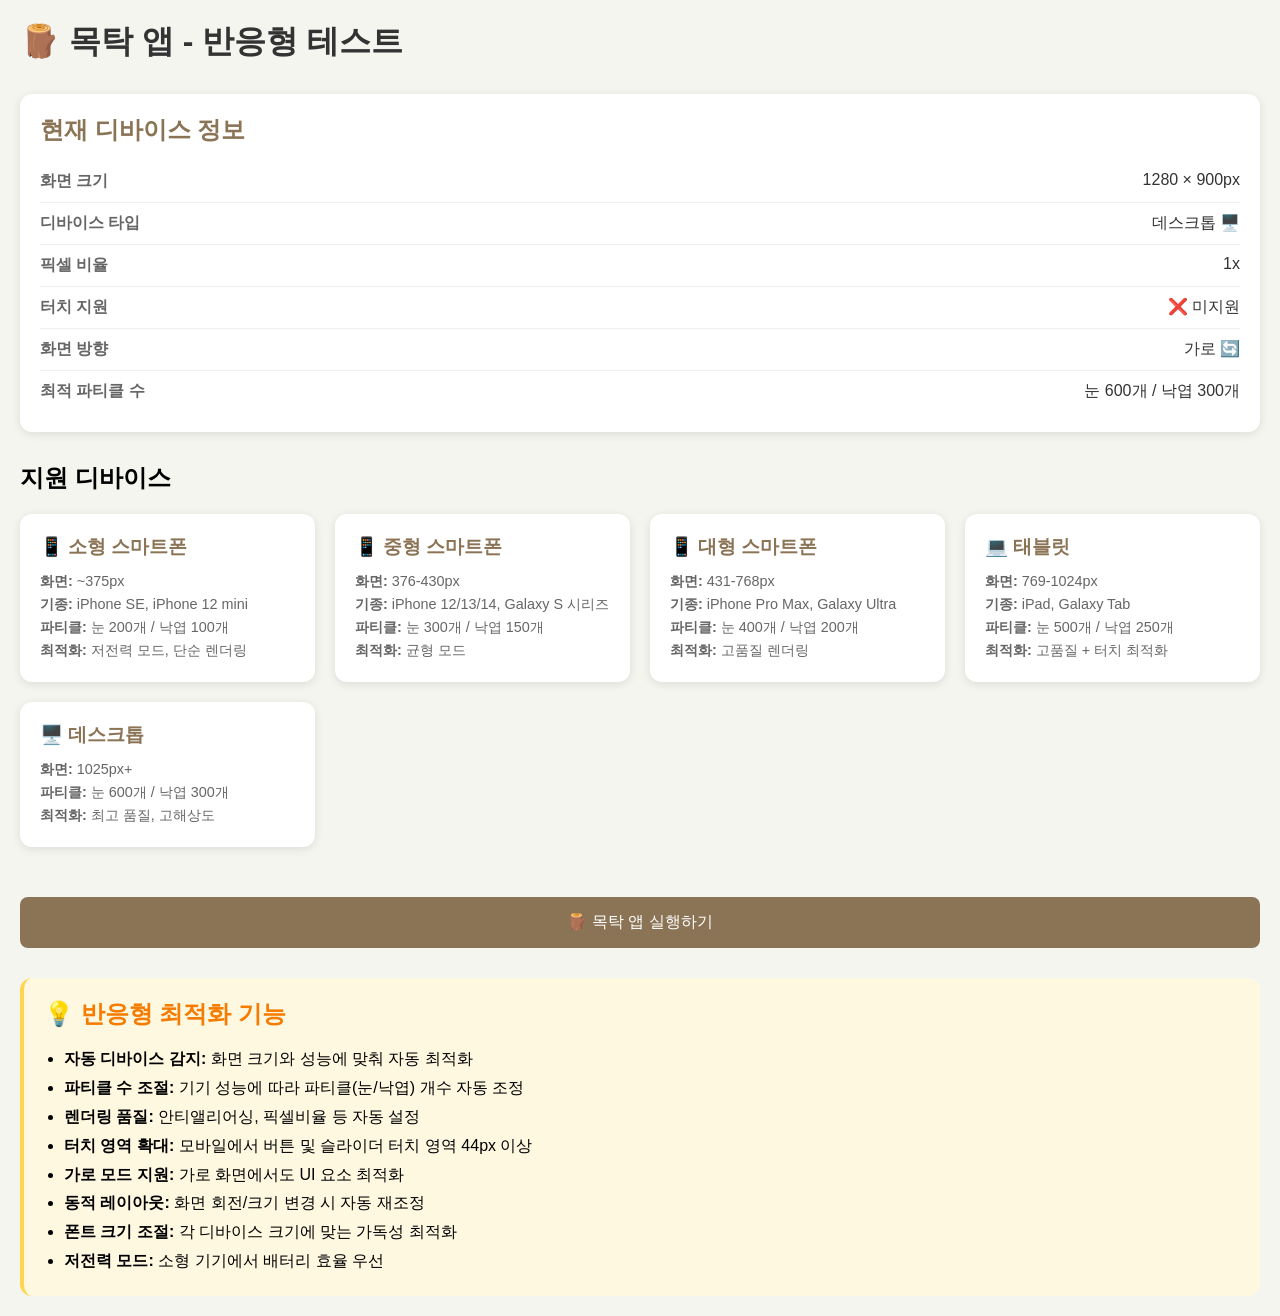
<file: RESPONSIVE_TEST.html>
<!DOCTYPE html>
<html lang="ko">
<head>
    <meta charset="UTF-8">
    <meta name="viewport" content="width=device-width, initial-scale=1.0">
    <title>목탁 반응형 테스트</title>
    <style>
        * {
            margin: 0;
            padding: 0;
            box-sizing: border-box;
        }

        body {
            font-family: -apple-system, BlinkMacSystemFont, 'Segoe UI', sans-serif;
            padding: 20px;
            background: #f5f5f0;
        }

        h1 {
            margin-bottom: 30px;
            color: #333;
        }

        .info {
            background: white;
            padding: 20px;
            border-radius: 12px;
            margin-bottom: 30px;
            box-shadow: 0 2px 10px rgba(0,0,0,0.1);
        }

        .info h2 {
            margin-bottom: 15px;
            color: #8b7355;
        }

        .info-row {
            display: flex;
            justify-content: space-between;
            padding: 10px 0;
            border-bottom: 1px solid #eee;
        }

        .info-row:last-child {
            border-bottom: none;
        }

        .label {
            font-weight: 600;
            color: #666;
        }

        .value {
            color: #333;
        }

        .device-list {
            display: grid;
            grid-template-columns: repeat(auto-fit, minmax(280px, 1fr));
            gap: 20px;
            margin-bottom: 30px;
        }

        .device-card {
            background: white;
            padding: 20px;
            border-radius: 12px;
            box-shadow: 0 2px 10px rgba(0,0,0,0.1);
        }

        .device-card h3 {
            margin-bottom: 10px;
            color: #8b7355;
        }

        .device-info {
            font-size: 0.9rem;
            color: #666;
            line-height: 1.6;
        }

        .test-btn {
            background: #8b7355;
            color: white;
            border: none;
            padding: 15px 30px;
            border-radius: 8px;
            font-size: 1rem;
            cursor: pointer;
            transition: background 0.3s;
            width: 100%;
            margin-top: 20px;
        }

        .test-btn:hover {
            background: #6d5a43;
        }

        .responsive-tips {
            background: #fff8e1;
            padding: 20px;
            border-radius: 12px;
            margin-top: 30px;
            border-left: 4px solid #ffd54f;
        }

        .responsive-tips h2 {
            color: #f57c00;
            margin-bottom: 15px;
        }

        .responsive-tips ul {
            padding-left: 20px;
            line-height: 1.8;
        }

        @media (max-width: 768px) {
            body {
                padding: 15px;
            }

            h1 {
                font-size: 1.5rem;
            }

            .device-list {
                grid-template-columns: 1fr;
            }
        }
    </style>
</head>
<body>
    <h1>🪵 목탁 앱 - 반응형 테스트</h1>

    <div class="info">
        <h2>현재 디바이스 정보</h2>
        <div class="info-row">
            <span class="label">화면 크기</span>
            <span class="value" id="screen-size">-</span>
        </div>
        <div class="info-row">
            <span class="label">디바이스 타입</span>
            <span class="value" id="device-type">-</span>
        </div>
        <div class="info-row">
            <span class="label">픽셀 비율</span>
            <span class="value" id="pixel-ratio">-</span>
        </div>
        <div class="info-row">
            <span class="label">터치 지원</span>
            <span class="value" id="touch-support">-</span>
        </div>
        <div class="info-row">
            <span class="label">화면 방향</span>
            <span class="value" id="orientation">-</span>
        </div>
        <div class="info-row">
            <span class="label">최적 파티클 수</span>
            <span class="value" id="particles">-</span>
        </div>
    </div>

    <h2 style="margin-bottom: 20px;">지원 디바이스</h2>
    <div class="device-list">
        <div class="device-card">
            <h3>📱 소형 스마트폰</h3>
            <div class="device-info">
                <strong>화면:</strong> ~375px<br>
                <strong>기종:</strong> iPhone SE, iPhone 12 mini<br>
                <strong>파티클:</strong> 눈 200개 / 낙엽 100개<br>
                <strong>최적화:</strong> 저전력 모드, 단순 렌더링
            </div>
        </div>

        <div class="device-card">
            <h3>📱 중형 스마트폰</h3>
            <div class="device-info">
                <strong>화면:</strong> 376-430px<br>
                <strong>기종:</strong> iPhone 12/13/14, Galaxy S 시리즈<br>
                <strong>파티클:</strong> 눈 300개 / 낙엽 150개<br>
                <strong>최적화:</strong> 균형 모드
            </div>
        </div>

        <div class="device-card">
            <h3>📱 대형 스마트폰</h3>
            <div class="device-info">
                <strong>화면:</strong> 431-768px<br>
                <strong>기종:</strong> iPhone Pro Max, Galaxy Ultra<br>
                <strong>파티클:</strong> 눈 400개 / 낙엽 200개<br>
                <strong>최적화:</strong> 고품질 렌더링
            </div>
        </div>

        <div class="device-card">
            <h3>💻 태블릿</h3>
            <div class="device-info">
                <strong>화면:</strong> 769-1024px<br>
                <strong>기종:</strong> iPad, Galaxy Tab<br>
                <strong>파티클:</strong> 눈 500개 / 낙엽 250개<br>
                <strong>최적화:</strong> 고품질 + 터치 최적화
            </div>
        </div>

        <div class="device-card">
            <h3>🖥️ 데스크톱</h3>
            <div class="device-info">
                <strong>화면:</strong> 1025px+<br>
                <strong>파티클:</strong> 눈 600개 / 낙엽 300개<br>
                <strong>최적화:</strong> 최고 품질, 고해상도
            </div>
        </div>
    </div>

    <button class="test-btn" onclick="window.location.href='index.html'">
        🪵 목탁 앱 실행하기
    </button>

    <div class="responsive-tips">
        <h2>💡 반응형 최적화 기능</h2>
        <ul>
            <li><strong>자동 디바이스 감지:</strong> 화면 크기와 성능에 맞춰 자동 최적화</li>
            <li><strong>파티클 수 조절:</strong> 기기 성능에 따라 파티클(눈/낙엽) 개수 자동 조정</li>
            <li><strong>렌더링 품질:</strong> 안티앨리어싱, 픽셀비율 등 자동 설정</li>
            <li><strong>터치 영역 확대:</strong> 모바일에서 버튼 및 슬라이더 터치 영역 44px 이상</li>
            <li><strong>가로 모드 지원:</strong> 가로 화면에서도 UI 요소 최적화</li>
            <li><strong>동적 레이아웃:</strong> 화면 회전/크기 변경 시 자동 재조정</li>
            <li><strong>폰트 크기 조절:</strong> 각 디바이스 크기에 맞는 가독성 최적화</li>
            <li><strong>저전력 모드:</strong> 소형 기기에서 배터리 효율 우선</li>
        </ul>
    </div>

    <script>
        function updateDeviceInfo() {
            const width = window.innerWidth;
            const height = window.innerHeight;
            const pixelRatio = window.devicePixelRatio || 1;
            const isTouch = 'ontouchstart' in window || navigator.maxTouchPoints > 0;
            const isLandscape = width > height;

            // 디바이스 타입 감지
            let deviceType = '';
            let particles = { snow: 0, leaves: 0 };
            
            if (width <= 375) {
                deviceType = '소형 스마트폰 📱';
                particles = { snow: 200, leaves: 100 };
            } else if (width <= 430) {
                deviceType = '중형 스마트폰 📱';
                particles = { snow: 300, leaves: 150 };
            } else if (width <= 768) {
                deviceType = '대형 스마트폰 📱';
                particles = { snow: 400, leaves: 200 };
            } else if (width <= 1024 && isTouch) {
                deviceType = '태블릿 💻';
                particles = { snow: 500, leaves: 250 };
            } else {
                deviceType = '데스크톱 🖥️';
                particles = { snow: 600, leaves: 300 };
            }

            // UI 업데이트
            document.getElementById('screen-size').textContent = `${width} × ${height}px`;
            document.getElementById('device-type').textContent = deviceType;
            document.getElementById('pixel-ratio').textContent = `${pixelRatio}x`;
            document.getElementById('touch-support').textContent = isTouch ? '✅ 지원' : '❌ 미지원';
            document.getElementById('orientation').textContent = isLandscape ? '가로 🔄' : '세로 📱';
            document.getElementById('particles').textContent = `눈 ${particles.snow}개 / 낙엽 ${particles.leaves}개`;
        }

        // 초기 정보 표시
        updateDeviceInfo();

        // 리사이즈 시 업데이트
        window.addEventListener('resize', updateDeviceInfo);
        window.addEventListener('orientationchange', () => {
            setTimeout(updateDeviceInfo, 100);
        });
    </script>
</body>
</html>
</file>
